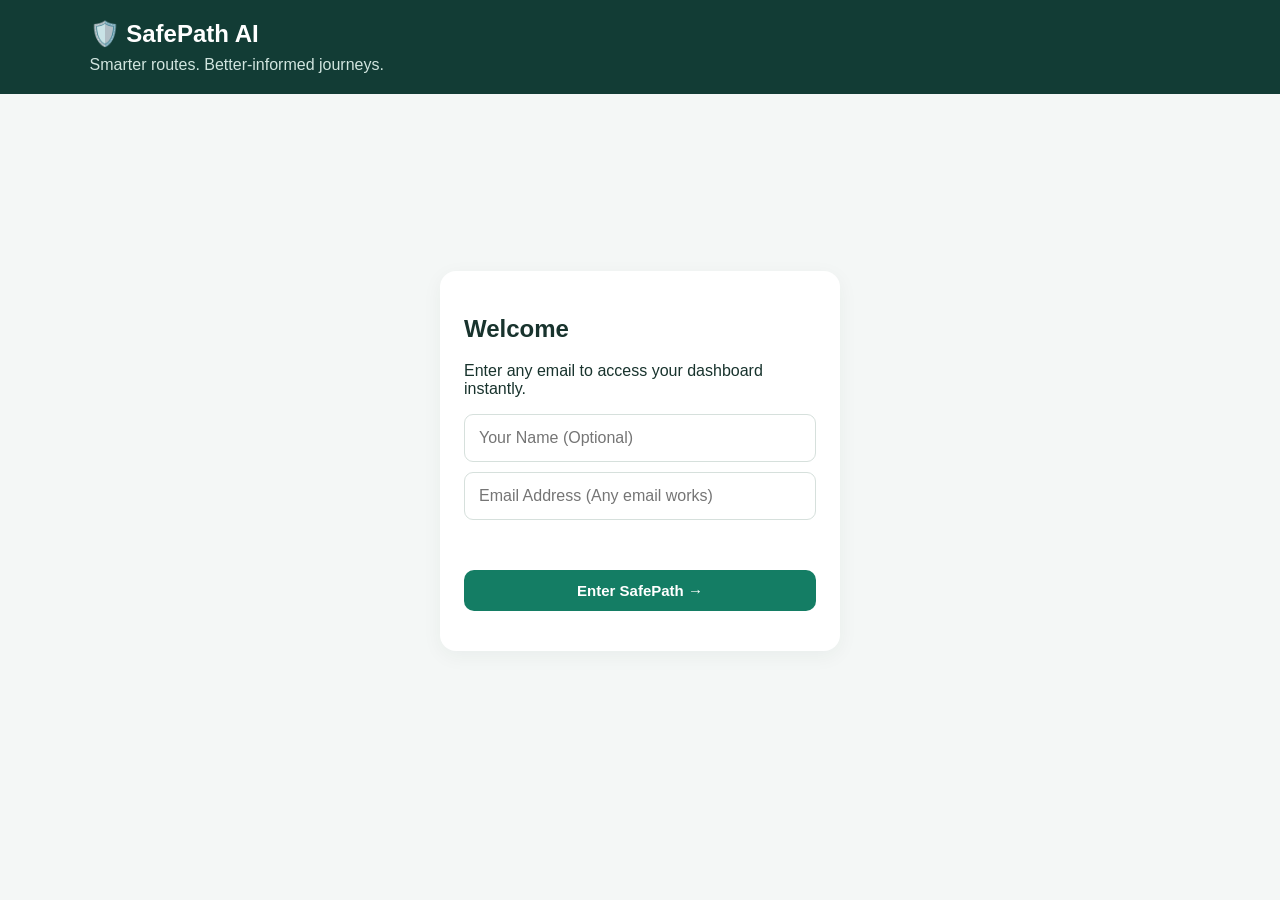
<file: frontend/index.html>
<!DOCTYPE html>
<html lang="en">
<head>
    <meta charset="UTF-8">
    <meta name="viewport" content="width=device-width, initial-scale=1.0">
    <title>SafePath AI - Login</title>
    <link rel="stylesheet" href="style.css">
</head>
<body>
    <header>
        <h2>🛡️ SafePath AI</h2>
        <p>Smarter routes. Better-informed journeys.</p>
    </header>

    <main style="display: flex; justify-content: center; align-items: center; min-height: 70vh;">
        <section class="route-form" style="width: 100%; max-width: 400px;">
            <h2>Welcome</h2>
            <p>Enter any email to access your dashboard instantly.</p>
            
            <div id="authForms">
                <input type="text" id="signupName" placeholder="Your Name (Optional)">
                <input type="email" id="signupEmail" placeholder="Email Address (Any email works)">
                
                <div class="button-group">
                    <button id="loginBtn" style="width: 100%;">Enter SafePath →</button>
                </div>
                <p id="authMessage" style="text-align: center; margin-top: 15px;"></p>
            </div>
            
            <div id="loggedInView" style="display: none; text-align: center;">
                <p style="color: #147d64; font-weight: bold; font-size: 20px;">✅ Logged in successfully!</p>
                <a href="dashboard.html" style="display: block; margin-top: 15px; text-decoration: none;">
                    <button style="background: #147d64;">Go to My Dashboard →</button>
                </a>
                <button id="logoutBtn" class="danger-btn" style="margin-top: 10px; width: 100%;">Log Out</button>
            </div>
        </section>
    </main>

    <script>
        const authForms = document.getElementById("authForms");
        const loggedInView = document.getElementById("loggedInView");
        const authMessage = document.getElementById("authMessage");

        // Check if already logged in on page load
        if (localStorage.getItem("user_id")) {
            authForms.style.display = "none";
            loggedInView.style.display = "block";
        }

        // Handle Login
        document.getElementById("loginBtn").addEventListener("click", async function() {
            const name = document.getElementById("signupName").value || "Demo User";
            const email = document.getElementById("signupEmail").value;
            
            if (!email) { 
                authMessage.style.color = "red"; 
                authMessage.textContent = "Please enter an email."; 
                return; 
            }

            try {
                const response = await fetch("http://127.0.0.1:8000/api/v1/auth/mock-login", {
                    method: "POST", 
                    headers: { "Content-Type": "application/json" },
                    body: JSON.stringify({ name: name, email: email })
                });
                
                const data = await response.json();
                
                if (response.ok) {
                    localStorage.setItem("user_name", data.user_name);
                    localStorage.setItem("user_id", data.user_id);
                    window.location.href = "dashboard.html";
                } else {
                    authMessage.style.color = "red";
                    authMessage.textContent = "❌ " + (data.detail || "Login failed.");
                }
            } catch (e) { 
                authMessage.style.color = "red"; 
                authMessage.textContent = "❌ Network error. Is backend running?"; 
            }
        });

        // Handle Logout (FIXED)
        document.getElementById("logoutBtn").addEventListener("click", function() {
            localStorage.clear(); // Clears all saved data
            window.location.reload(); // Reloads the page to show login form
        });
    </script>
</body>
</html>
</file>
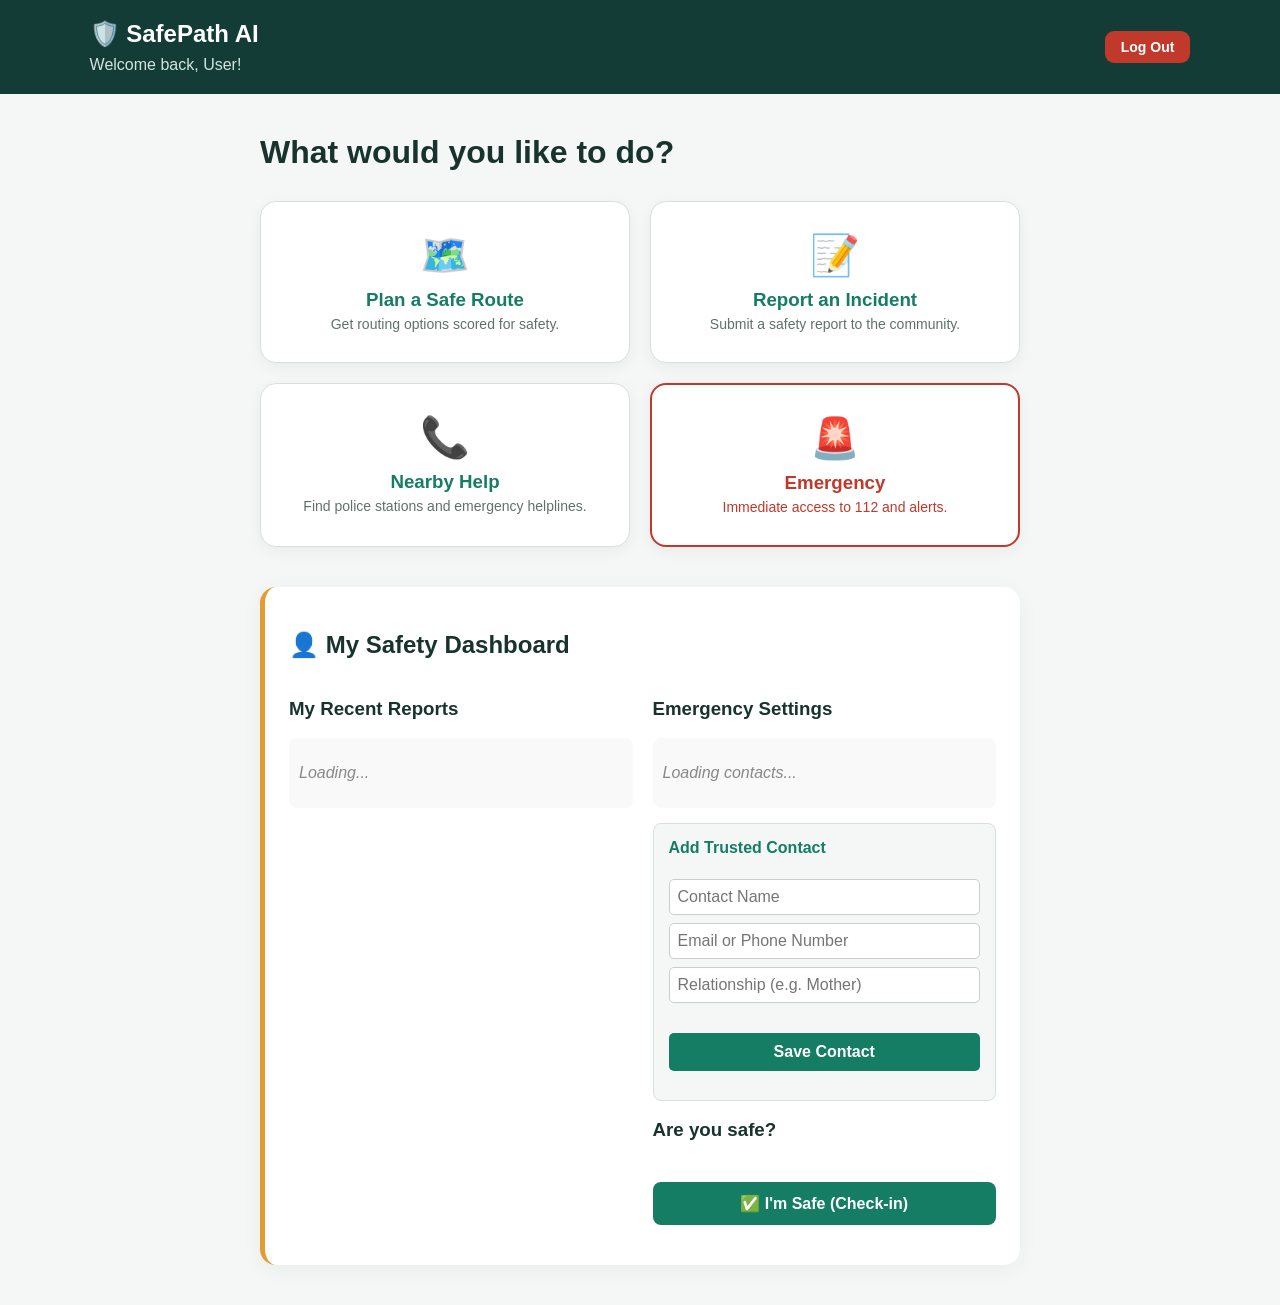
<file: frontend/dashboard.html>
<!DOCTYPE html>
<html lang="en">
<head>
    <meta charset="UTF-8">
    <meta name="viewport" content="width=device-width, initial-scale=1.0">
    <title>SafePath AI - Dashboard</title>
    <link rel="stylesheet" href="style.css">
    <style>
        .icon-grid { display: grid; grid-template-columns: 1fr 1fr; gap: 20px; margin-top: 30px; margin-bottom: 40px; }
        .icon-card { background: white; padding: 30px 20px; border-radius: 16px; text-align: center; cursor: pointer; transition: transform 0.2s; text-decoration: none; color: inherit; box-shadow: 0 4px 15px rgba(0,0,0,0.05); border: 1px solid #d6e0dc; }
        .icon-card:hover { transform: translateY(-5px); box-shadow: 0 8px 25px rgba(20, 125, 100, 0.15); }
        .icon-card h3 { margin: 10px 0 5px; color: #147d64; }
        .icon-card p { margin: 0; color: #60716b; font-size: 14px; }
        .big-icon { font-size: 40px; margin-bottom: 10px; }
        
        #dashboard-section { background: white; padding: 24px; border-radius: 16px; margin-bottom: 30px; box-shadow: 0 5px 20px #18332d0d; border-left: 5px solid #e49b32; }
    </style>
</head>
<body>
    <header>
        <div style="display: flex; justify-content: space-between; align-items: center;">
            <div>
                <h2>🛡️ SafePath AI</h2>
                <p>Welcome back, <span id="userNameDisplay">User</span>!</p>
            </div>
            <button onclick="localStorage.clear(); window.location.href='index.html';" class="danger-btn" style="width: auto; margin:0; padding: 8px 16px; font-size: 14px;">Log Out</button>
        </div>
    </header>

    <main>
        <h1>What would you like to do?</h1>
        
        <!-- 4 Main Navigation Icons -->
        <div class="icon-grid">
            <a href="route.html" class="icon-card">
                <div class="big-icon">🗺️</div>
                <h3>Plan a Safe Route</h3>
                <p>Get routing options scored for safety.</p>
            </a>
            <a href="report.html" class="icon-card">
                <div class="big-icon">📝</div>
                <h3>Report an Incident</h3>
                <p>Submit a safety report to the community.</p>
            </a>
            <a href="help.html" class="icon-card">
                <div class="big-icon">📞</div>
                <h3>Nearby Help</h3>
                <p>Find police stations and emergency helplines.</p>
            </a>
            <a href="emergency.html" class="icon-card" style="border: 2px solid #c0392b;">
                <div class="big-icon">🚨</div>
                <h3 style="color: #c0392b;">Emergency</h3>
                <p style="color: #c0392b;">Immediate access to 112 and alerts.</p>
            </a>
        </div>

        <!-- Personal Safety Dashboard Section -->
        <section id="dashboard-section">
            <h2>👤 My Safety Dashboard</h2>
            
            <div style="display: grid; grid-template-columns: 1fr 1fr; gap: 20px; margin-top: 20px;">
                
                <!-- Recent Reports -->
                <div>
                    <h3>My Recent Reports</h3>
                    <div id="myReportsList" style="max-height: 250px; overflow-y: auto; background: #f9f9f9; padding: 10px; border-radius: 8px;">
                        <p style="color: #888; font-style: italic;">Loading...</p>
                    </div>
                </div>

                <!-- Emergency Contacts & Check-in -->
                <div>
                    <h3>Emergency Settings</h3>
                    
                    <!-- List of Existing Contacts -->
                    <div id="myContactsList" style="background: #f9f9f9; padding: 10px; border-radius: 8px; margin-bottom: 15px; max-height: 150px; overflow-y: auto;">
                        <p style="color: #888; font-style: italic;">Loading contacts...</p>
                    </div>

                    <!-- Add Contact Form -->
                    <div style="background: #f4f7f6; padding: 15px; border-radius: 8px; margin-bottom: 15px; border: 1px solid #d6e0dc;">
                        <h4 style="margin-top: 0; color: #147d64;">Add Trusted Contact</h4>
                        <input type="text" id="contactName" placeholder="Contact Name" style="width: 100%; padding: 8px; margin-bottom: 8px; border: 1px solid #ccc; border-radius: 5px;">
                        <input type="text" id="contactPhone" placeholder="Email or Phone Number" style="width: 100%; padding: 8px; margin-bottom: 8px; border: 1px solid #ccc; border-radius: 5px;">
                        <input type="text" id="contactRelation" placeholder="Relationship (e.g. Mother)" style="width: 100%; padding: 8px; margin-bottom: 8px; border: 1px solid #ccc; border-radius: 5px;">
                        <button id="addContactBtn" style="background: #147d64; color: white; padding: 10px; width: 100%; border: none; border-radius: 5px; font-weight: bold; cursor: pointer;">Save Contact</button>
                        <p id="contactStatus" style="text-align: center; margin-top: 10px; font-weight: bold; font-size: 14px;"></p>
                    </div>

                    <h3>Are you safe?</h3>
                    <button id="dashboardCheckInBtn" style="background: #147d64; color: white; padding: 12px; width: 100%; border: none; border-radius: 8px; font-weight: bold; cursor: pointer; font-size: 16px;">
                        ✅ I'm Safe (Check-in)
                    </button>
                    <p id="checkInStatus" style="color: #147d64; font-weight: bold; margin-top: 10px; text-align: center;"></p>
                </div>
            </div>
        </section>
    </main>

    <script src="script.js"></script>
</body>
</html>
</file>
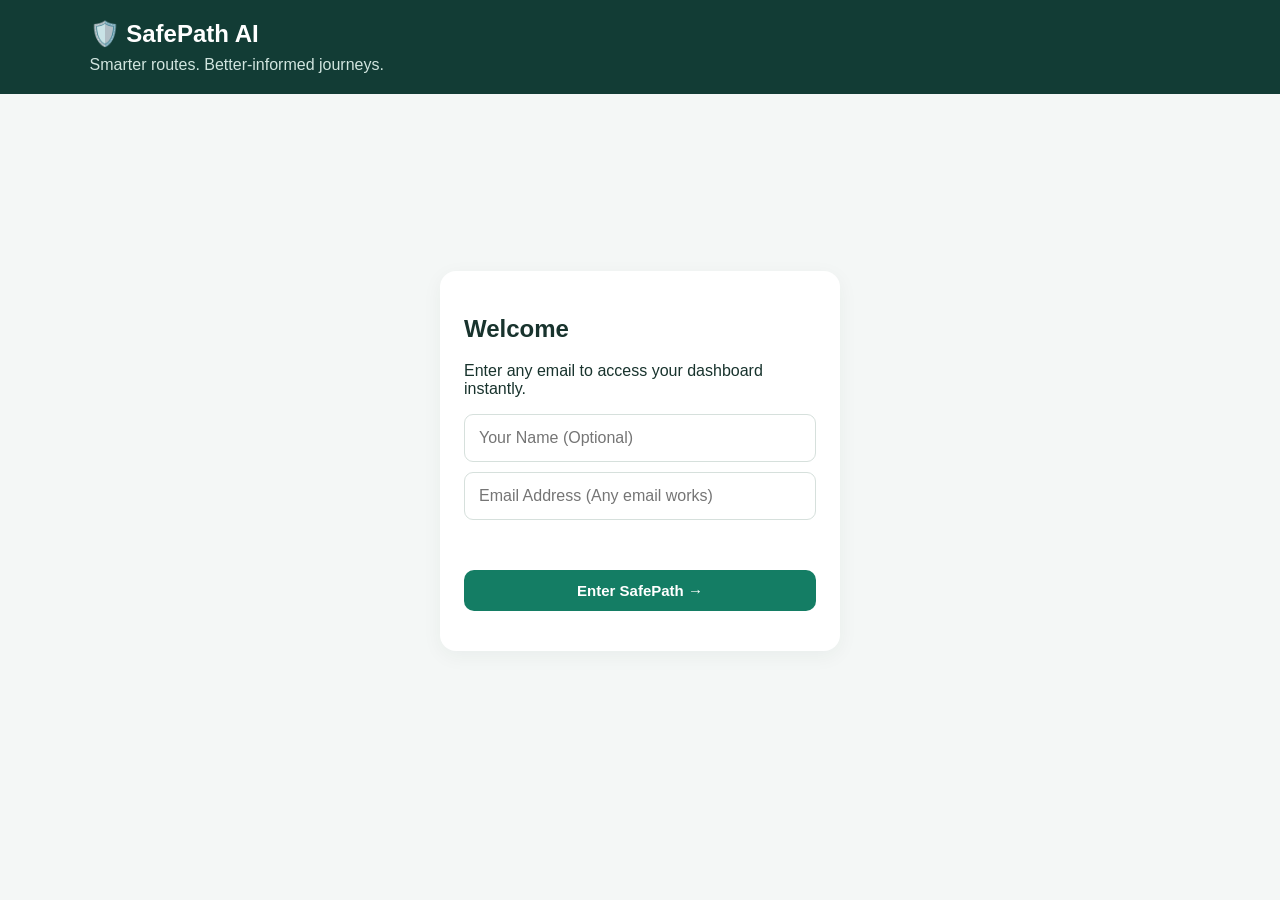
<file: frontend/report.html>
<!DOCTYPE html>
<html lang="en">
<head>
    <meta charset="UTF-8">
    <meta name="viewport" content="width=device-width, initial-scale=1.0">
    <title>SafePath AI - Report Incident</title>
    <link rel="stylesheet" href="style.css">
    <style>
        .report-form { max-width: 600px; margin: 0 auto; }
        select, textarea { width: 100%; padding: 14px; border: 1px solid #d6e0dc; border-radius: 9px; font-size: 16px; margin-bottom: 15px; font-family: inherit; }
        textarea { resize: vertical; min-height: 100px; }
    </style>
</head>
<body>
    <header>
        <div style="display: flex; justify-content: space-between; align-items: center;">
            <div><h2>📝 Report an Incident</h2></div>
            <a href="index.html" style="color: white; text-decoration: none; font-weight: bold;">← Back to Dashboard</a>
        </div>
    </header>

    <main>
        <section class="route-form report-form" style="margin-top: 40px;">
            <h2>Submit a Safety Report</h2>
            <p>Help keep the community safe by reporting incidents.</p>

            <label>Incident Category</label>
            <select id="reportType">
                <option value="Harassment">Harassment</option>
                <option value="Stalking">Stalking</option>
                <option value="Suspicious Behaviour">Suspicious Behaviour</option>
                <option value="Poor Lighting">Poor Lighting</option>
                <option value="Isolated Road">Isolated Road</option>
                <option value="Theft">Theft</option>
                <option value="Accident">Accident</option>
                <option value="Other">Other</option>
            </select>

            <label>Description</label>
            <textarea id="reportDescription" placeholder="Describe what happened..."></textarea>

            <label>Evidence Link (Optional)</label>
            <input type="text" id="reportEvidence" placeholder="https://example.com/photo.jpg" style="width: 100%; padding: 14px; border: 1px solid #d6e0dc; border-radius: 9px; margin-bottom: 15px;">

            <button id="submitReportBtn">Submit Report</button>
            <p id="reportStatus" style="text-align: center; font-weight: bold; margin-top: 15px;"></p>
        </section>
    </main>

    <!-- This file loads the script that handles submitting the report -->
    <script src="script.js"></script>
</body>
</html>
</file>
<file: frontend/style.css>
* {
  box-sizing: border-box;
}

body {
  margin: 0;
  font-family: Arial, sans-serif;
  background: #f4f7f6;
  color: #18332d;
}

header {
  background: #123c35;
  color: white;
  padding: 20px 7%;
}

header h2 {
  margin: 0 0 8px;
}

header p {
  margin: 0;
  color: #d1e5df;
}

main {
  max-width: 800px;
  margin: 40px auto;
  padding: 0 20px;
}

main > p {
  color: #60716b;
  line-height: 1.6;
}

/* Auth Section Styling */
#auth-section {
    background: white;
    padding: 24px;
    border-radius: 16px;
    margin-bottom: 30px;
    box-shadow: 0 5px 20px #18332d0d;
    border-left: 5px solid #147d64;
}

#auth-section h2 {
    margin-top: 0;
    color: #147d64;
}

#auth-section p {
    color: #60716b;
    font-size: 15px;
}

.route-form,
.route-card {
  background: white;
  padding: 24px;
  border-radius: 16px;
  margin-top: 24px;
  box-shadow: 0 5px 20px #18332d0d;
}

label {
  display: block;
  margin: 16px 0 8px;
  font-weight: bold;
}

input {
  width: 100%;
  padding: 14px;
  border: 1px solid #d6e0dc;
  border-radius: 9px;
  font-size: 16px;
  margin-bottom: 10px;
}

button {
  width: 100%;
  margin-top: 22px;
  padding: 15px;
  background: #147d64;
  color: white;
  border: none;
  border-radius: 9px;
  font-size: 16px;
  font-weight: bold;
  cursor: pointer;
}

button:hover {
  background: #0f624f;
}

.secondary-btn {
    background-color: #e8efec;
    color: #29483e;
}

.secondary-btn:hover {
    background-color: #d5e2dc;
}

.danger-btn {
    background-color: #c0392b;
    width: auto;
    padding: 10px 20px;
}

.danger-btn:hover {
    background-color: #962d22;
}

.route-card {
  margin-top: 14px;
}

.route-card p {
  color: #60716b;
  line-height: 1.6;
}

.map-section {
  margin-top: 30px;
}

#map {
  height: 400px;
  width: 100%;
  border-radius: 16px;
  margin-top: 15px;
  border: 1px solid #d6e0dc;
}

/* Button layout */
.button-group {
    display: flex;
    gap: 12px;
    margin-top: 18px;
}

.button-group button {
    flex: 1;
    width: auto;
}

/* Common button styling */
.button-group button {
    padding: 12px 24px;
    border: none;
    border-radius: 10px;
    font-size: 15px;
    font-weight: 600;
    cursor: pointer;
    transition: background-color 0.2s ease, transform 0.2s ease;
}

#findRoute {
    background-color: #147d64;
    color: white;
}

#findRoute:hover {
    background-color: #0e624e;
    transform: translateY(-2px);
}

#clearRoute {
    background-color: #e8efec;
    color: #29483e;
}

#clearRoute:hover {
    background-color: #d5e2dc;
    transform: translateY(-2px);
}

#findRoute:disabled {
    opacity: 0.7;
    cursor: wait;
    transform: none;
}

.button-group button:focus-visible {
    outline: 3px solid #e49b32;
    outline-offset: 3px;
}

/* Responsive design */
@media (max-width: 600px) {
    main {
        width: 92%;
        padding: 15px;
    }

    h1 {
        font-size: 26px;
    }

    .route-form {
        padding: 18px;
    }

    .button-group {
        flex-direction: column;
    }

    .button-group button {
        width: 100%;
        white-space: nowrap;
    }

    #map {
        height: 320px;
    }

    .route-card {
        padding: 16px;
    }
}

/* Route card improvements */
.route-card {
    background: #ffffff;
    border: 1px solid #d6e0dc;
    border-radius: 16px;
    padding: 24px;
    margin: 16px 0;
    box-shadow: 0 4px 12px rgba(20, 70, 55, 0.08);
}

.route-card h3 {
    color: #147d64;
    margin-bottom: 16px;
    font-size: 20px;
}

.route-card p {
    line-height: 1.6;
    margin: 10px 0;
}

.route-card button {
    background: #147d64;
    color: white;
    border: none;
    border-radius: 10px;
    padding: 12px 18px;
    margin-top: 12px;
    cursor: pointer;
    font-weight: bold;
}

.route-card button:hover {
    background: #0d5f4c;
}

.icon-grid { display: grid; grid-template-columns: 1fr 1fr; gap: 20px; margin-top: 30px; }
.icon-card { background: white; padding: 30px 20px; border-radius: 16px; text-align: center; cursor: pointer; transition: transform 0.2s; text-decoration: none; color: inherit; box-shadow: 0 4px 15px rgba(0,0,0,0.05); border: 1px solid #d6e0dc; display: block; }
.icon-card:hover { transform: translateY(-5px); box-shadow: 0 8px 25px rgba(20, 125, 100, 0.15); }
.icon-card h3 { margin: 10px 0 5px; color: #147d64; }
.icon-card p { margin: 0; color: #60716b; font-size: 14px; }
.big-icon { font-size: 40px; margin-bottom: 10px; }

.icon-grid { display: grid; grid-template-columns: 1fr 1fr; gap: 20px; margin-top: 30px; margin-bottom: 40px; }
.icon-card { background: white; padding: 30px 20px; border-radius: 16px; text-align: center; cursor: pointer; transition: transform 0.2s; text-decoration: none; color: inherit; box-shadow: 0 4px 15px rgba(0,0,0,0.05); border: 1px solid #d6e0dc; }
.icon-card:hover { transform: translateY(-5px); box-shadow: 0 8px 25px rgba(20, 125, 100, 0.15); }
.icon-card h3 { margin: 10px 0 5px; color: #147d64; }
.big-icon { font-size: 40px; margin-bottom: 10px; }
</file>
